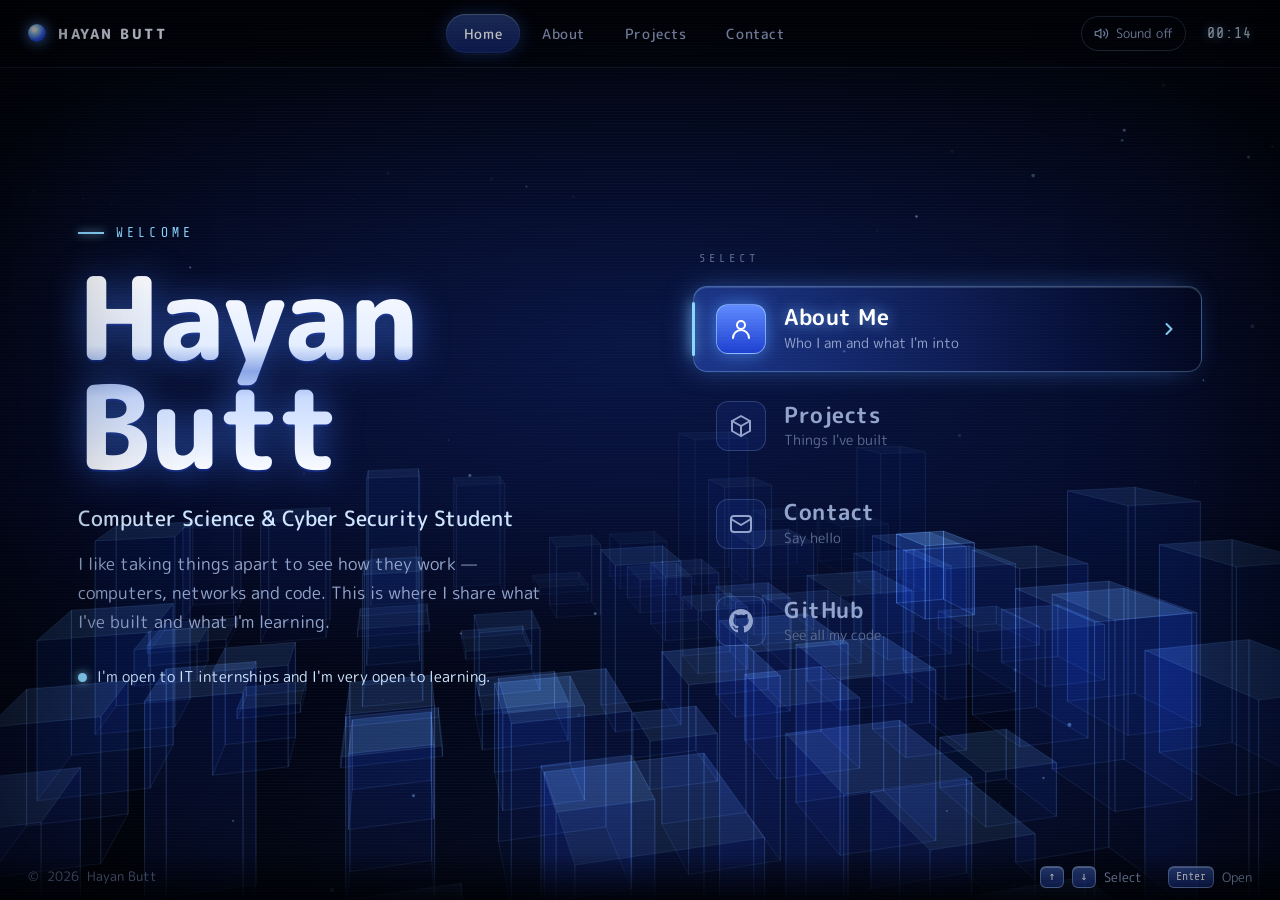
<file: index.html>
<!DOCTYPE html>
<html lang="en">
<head>
    <meta charset="UTF-8">
    <meta name="viewport" content="width=device-width, initial-scale=1.0">
    <title>Hayan Butt</title>
    <meta name="description" content="Hayan Butt — Computer Science &amp; Cyber Security student. Open to IT internships and always eager to learn.">
    <meta name="author" content="Hayan Butt">
    <meta name="theme-color" content="#01030a">
    <meta property="og:type" content="website">
    <meta property="og:title" content="Hayan Butt">
    <meta property="og:description" content="Computer Science &amp; Cyber Security student. Open to IT internships and always eager to learn.">
    <meta property="og:url" content="https://hayan-butt.github.io/hayans-website/">
    <link rel="icon" type="image/svg+xml" href="favicon.svg">
    <link rel="preconnect" href="https://fonts.googleapis.com">
    <link rel="preconnect" href="https://fonts.gstatic.com" crossorigin>
    <link href="https://fonts.googleapis.com/css2?family=M+PLUS+Rounded+1c:wght@400;500;700;800&family=Share+Tech+Mono&display=swap" rel="stylesheet">
    <link rel="stylesheet" href="css/style.css">
</head>
<body class="page-home" data-page="home">
    <a class="skip-link" href="#main">Skip to content</a>

    <!-- Startup sequence (plays once per visit) -->
    <div class="boot" id="boot" aria-hidden="true">
        <div class="boot-light"></div>
        <div class="boot-cubes" id="bootCubes"></div>
        <div class="boot-text">
            <span class="boot-name">HAYAN BUTT</span>
            <span class="boot-sub">PORTFOLIO</span>
        </div>
        <span class="boot-skip">CLICK TO SKIP</span>
    </div>

    <canvas class="bg-canvas" id="bg" aria-hidden="true"></canvas>
    <div class="fog" aria-hidden="true"></div>
    <div class="crt" aria-hidden="true"></div>

    <header class="topbar">
        <a href="index.html" class="brand"><span class="brand-orb"></span>HAYAN BUTT</a>
        <nav class="tabs" aria-label="Main">
            <a href="index.html" class="tab active" aria-current="page">Home</a>
            <a href="about.html" class="tab">About</a>
            <a href="projects.html" class="tab">Projects</a>
            <a href="contact.html" class="tab">Contact</a>
        </nav>
        <div class="top-right">
            <button class="sound-btn" id="soundBtn" aria-pressed="false" type="button">
                <svg viewBox="0 0 24 24" fill="none" stroke="currentColor" stroke-width="2" stroke-linecap="round" stroke-linejoin="round"><path d="M11 5 6 9H2v6h4l5 4V5z"/><path d="M15.5 8.5a5 5 0 0 1 0 7M19 5a10 10 0 0 1 0 14"/></svg>
                <span class="sound-label">Sound off</span>
            </button>
            <span class="clock" id="clock">--:--</span>
        </div>
    </header>

    <main class="screen" id="main">
        <section>
            <p class="eyebrow rise" style="--d:0">Welcome</p>
            <h1 class="home-title chrome rise" style="--d:1">Hayan<br>Butt</h1>
            <p class="home-role rise" style="--d:2">Computer Science &amp; Cyber Security Student</p>
            <p class="home-intro rise" style="--d:3">I like taking things apart to see how they work — computers, networks and code. This is where I share what I've built and what I'm learning.</p>
            <p class="home-note rise" style="--d:4"><span class="orb"></span>I'm open to IT internships and I'm very open to learning.</p>
        </section>

        <nav class="main-menu" data-menu aria-label="Main menu">
            <p class="menu-label rise" style="--d:2">SELECT</p>
            <a href="about.html" class="menu-item is-selected rise" style="--d:3">
                <span class="mi-icon"><svg viewBox="0 0 24 24" fill="none" stroke="currentColor" stroke-width="2" stroke-linecap="round" stroke-linejoin="round"><circle cx="12" cy="8" r="4"/><path d="M4 21a8 8 0 0 1 16 0"/></svg></span>
                <span><strong>About Me</strong><small>Who I am and what I'm into</small></span>
                <span class="mi-arrow"><svg viewBox="0 0 24 24" fill="none" stroke="currentColor" stroke-width="2.5" stroke-linecap="round" stroke-linejoin="round"><path d="m9 18 6-6-6-6"/></svg></span>
            </a>
            <a href="projects.html" class="menu-item rise" style="--d:4">
                <span class="mi-icon"><svg viewBox="0 0 24 24" fill="none" stroke="currentColor" stroke-width="2" stroke-linecap="round" stroke-linejoin="round"><path d="m12 2 9 5v10l-9 5-9-5V7z"/><path d="m3 7 9 5 9-5M12 12v10"/></svg></span>
                <span><strong>Projects</strong><small>Things I've built</small></span>
                <span class="mi-arrow"><svg viewBox="0 0 24 24" fill="none" stroke="currentColor" stroke-width="2.5" stroke-linecap="round" stroke-linejoin="round"><path d="m9 18 6-6-6-6"/></svg></span>
            </a>
            <a href="contact.html" class="menu-item rise" style="--d:5">
                <span class="mi-icon"><svg viewBox="0 0 24 24" fill="none" stroke="currentColor" stroke-width="2" stroke-linecap="round" stroke-linejoin="round"><rect x="2" y="4" width="20" height="16" rx="3"/><path d="m22 7-10 6L2 7"/></svg></span>
                <span><strong>Contact</strong><small>Say hello</small></span>
                <span class="mi-arrow"><svg viewBox="0 0 24 24" fill="none" stroke="currentColor" stroke-width="2.5" stroke-linecap="round" stroke-linejoin="round"><path d="m9 18 6-6-6-6"/></svg></span>
            </a>
            <a href="https://github.com/Hayan-Butt" target="_blank" rel="noopener noreferrer" class="menu-item rise" style="--d:6">
                <span class="mi-icon"><svg viewBox="0 0 24 24" fill="currentColor"><path d="M12 0c-6.626 0-12 5.373-12 12 0 5.302 3.438 9.8 8.207 11.387.599.111.793-.261.793-.577v-2.234c-3.338.726-4.033-1.416-4.033-1.416-.546-1.387-1.333-1.756-1.333-1.756-1.089-.745.083-.729.083-.729 1.205.084 1.839 1.237 1.839 1.237 1.07 1.834 2.807 1.304 3.492.997.107-.775.418-1.305.762-1.604-2.665-.305-5.467-1.334-5.467-5.931 0-1.311.469-2.381 1.236-3.221-.124-.303-.535-1.524.117-3.176 0 0 1.008-.322 3.301 1.23.957-.266 1.983-.399 3.003-.404 1.02.005 2.047.138 3.006.404 2.291-1.552 3.297-1.23 3.297-1.23.653 1.653.242 2.874.118 3.176.77.84 1.235 1.911 1.235 3.221 0 4.609-2.807 5.624-5.479 5.921.43.372.823 1.102.823 2.222v3.293c0 .319.192.694.801.576 4.765-1.589 8.199-6.086 8.199-11.386 0-6.627-5.373-12-12-12z"/></svg></span>
                <span><strong>GitHub</strong><small>See all my code</small></span>
                <span class="mi-arrow"><svg viewBox="0 0 24 24" fill="none" stroke="currentColor" stroke-width="2.5" stroke-linecap="round" stroke-linejoin="round"><path d="M7 17 17 7M8 7h9v9"/></svg></span>
            </a>
        </nav>
    </main>

    <footer class="hintbar">
        <span class="credit">© <span class="year">2026</span> Hayan Butt</span>
        <span><kbd>↑</kbd><kbd>↓</kbd> Select</span>
        <span><kbd>Enter</kbd> Open</span>
    </footer>

    <div class="toast" id="toast" role="status" aria-live="polite"></div>
    <div class="fade" id="fade" aria-hidden="true"></div>

    <script src="js/main.js"></script>
</body>
</html>
</file>
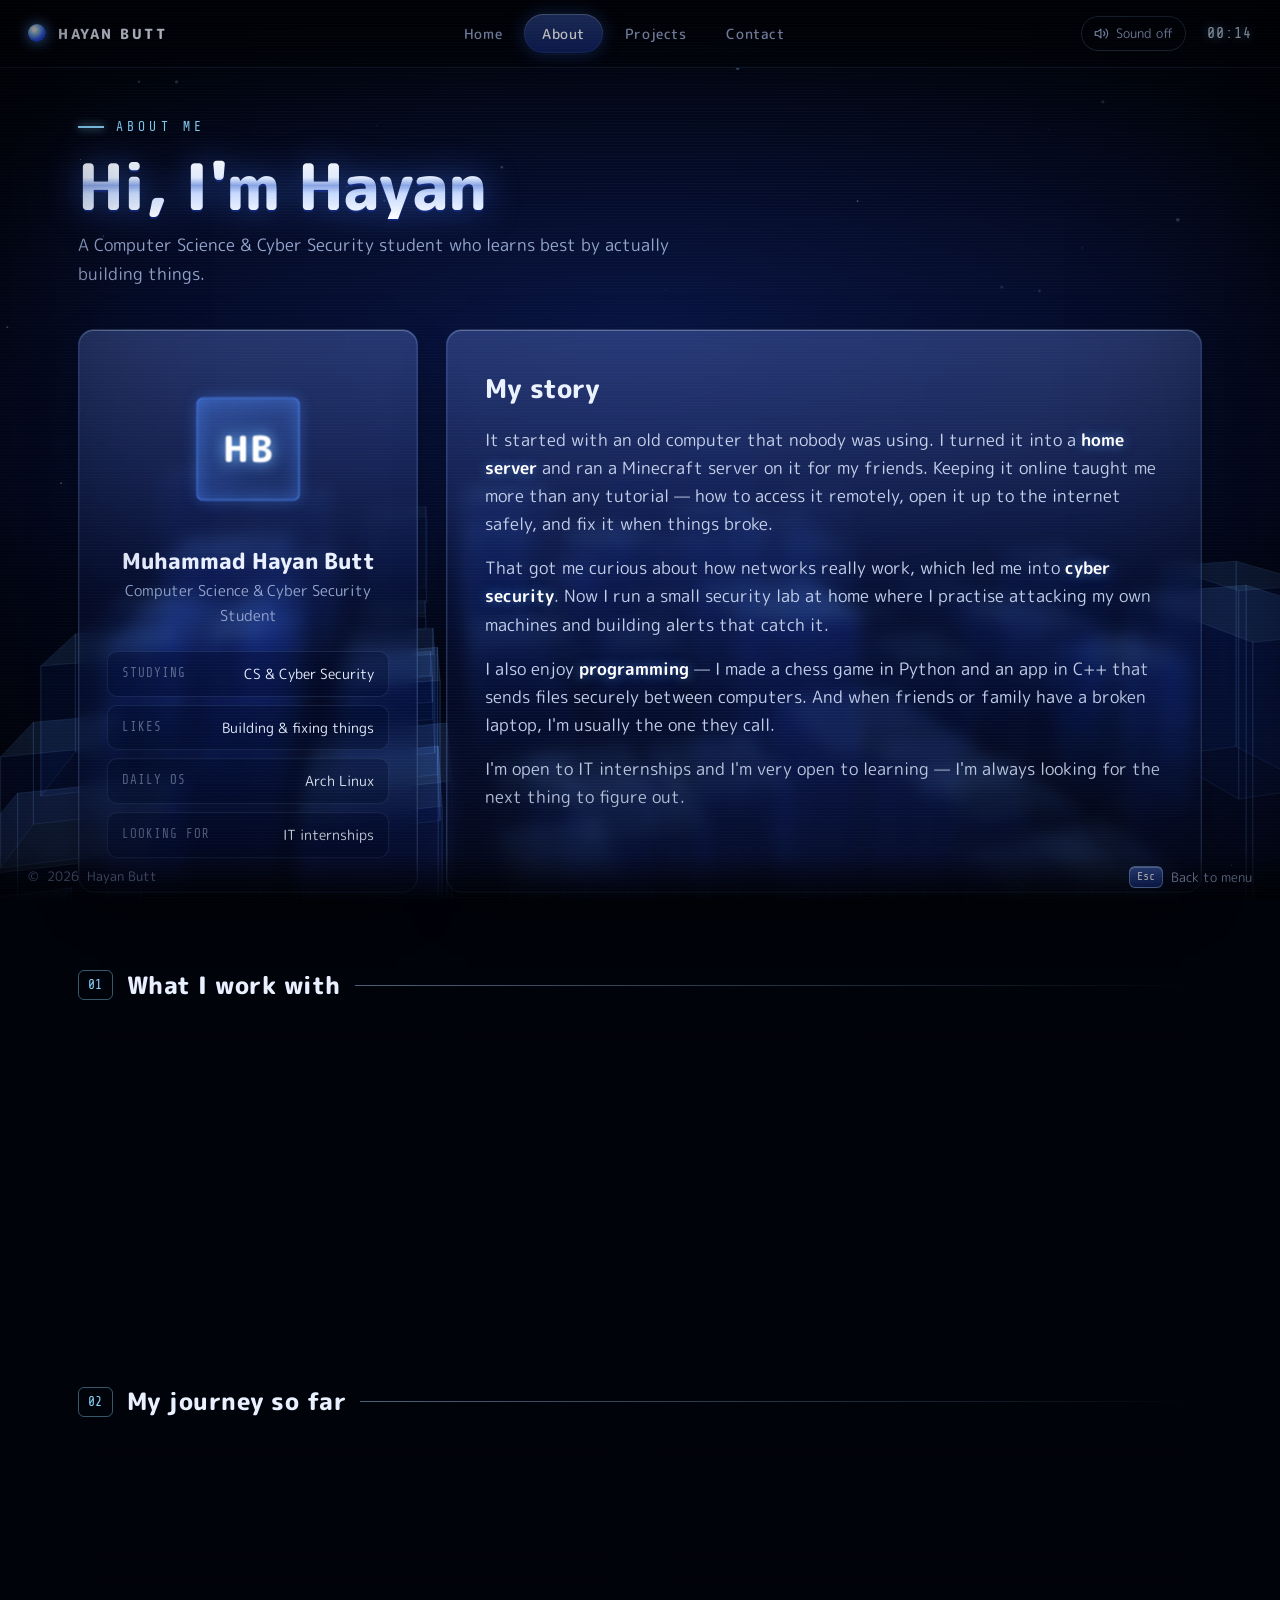
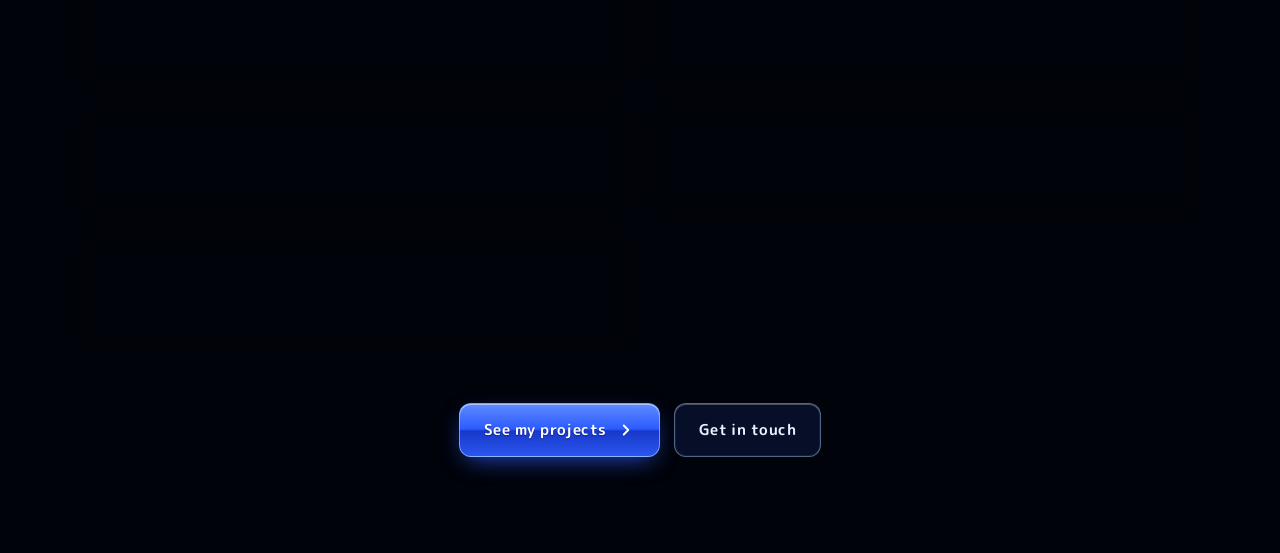
<file: about.html>
<!DOCTYPE html>
<html lang="en">
<head>
    <meta charset="UTF-8">
    <meta name="viewport" content="width=device-width, initial-scale=1.0">
    <title>About | Hayan Butt</title>
    <meta name="description" content="About Hayan Butt — Computer Science &amp; Cyber Security student who learns by building things.">
    <meta name="author" content="Hayan Butt">
    <meta name="theme-color" content="#01030a">
    <link rel="icon" type="image/svg+xml" href="favicon.svg">
    <link rel="preconnect" href="https://fonts.googleapis.com">
    <link rel="preconnect" href="https://fonts.gstatic.com" crossorigin>
    <link href="https://fonts.googleapis.com/css2?family=M+PLUS+Rounded+1c:wght@400;500;700;800&family=Share+Tech+Mono&display=swap" rel="stylesheet">
    <link rel="stylesheet" href="css/style.css">
</head>
<body class="page-about" data-page="about">
    <a class="skip-link" href="#main">Skip to content</a>
    <canvas class="bg-canvas" id="bg" aria-hidden="true"></canvas>
    <div class="fog" aria-hidden="true"></div>
    <div class="crt" aria-hidden="true"></div>

    <header class="topbar">
        <a href="index.html" class="brand"><span class="brand-orb"></span>HAYAN BUTT</a>
        <nav class="tabs" aria-label="Main">
            <a href="index.html" class="tab">Home</a>
            <a href="about.html" class="tab active" aria-current="page">About</a>
            <a href="projects.html" class="tab">Projects</a>
            <a href="contact.html" class="tab">Contact</a>
        </nav>
        <div class="top-right">
            <button class="sound-btn" id="soundBtn" aria-pressed="false" type="button">
                <svg viewBox="0 0 24 24" fill="none" stroke="currentColor" stroke-width="2" stroke-linecap="round" stroke-linejoin="round"><path d="M11 5 6 9H2v6h4l5 4V5z"/><path d="M15.5 8.5a5 5 0 0 1 0 7M19 5a10 10 0 0 1 0 14"/></svg>
                <span class="sound-label">Sound off</span>
            </button>
            <span class="clock" id="clock">--:--</span>
        </div>
    </header>

    <main class="screen" id="main">
        <div class="page-head">
            <p class="eyebrow rise" style="--d:0">About me</p>
            <h1 class="page-title chrome rise" style="--d:1">Hi, I'm Hayan</h1>
            <p class="page-sub rise" style="--d:2">A Computer Science &amp; Cyber Security student who learns best by actually building things.</p>
        </div>

        <div class="about-top">
            <aside class="panel profile rise" style="--d:3">
                <div class="cube-stage">
                    <div class="cube">
                        <div class="face f1"><span>HB</span></div>
                        <div class="face f2"><span>HB</span></div>
                        <div class="face f3"><span>HB</span></div>
                        <div class="face f4"><span>HB</span></div>
                        <div class="face f5"></div>
                        <div class="face f6"></div>
                    </div>
                </div>
                <h2>Muhammad Hayan Butt</h2>
                <p class="role">Computer Science &amp; Cyber Security Student</p>
                <ul class="facts">
                    <li><span>Studying</span><span>CS &amp; Cyber Security</span></li>
                    <li><span>Likes</span><span>Building &amp; fixing things</span></li>
                    <li><span>Daily OS</span><span>Arch Linux</span></li>
                    <li><span>Looking for</span><span>IT internships</span></li>
                </ul>
            </aside>

            <article class="panel story rise" style="--d:4">
                <h2>My story</h2>
                <p>It started with an old computer that nobody was using. I turned it into a <span class="hl">home server</span> and ran a Minecraft server on it for my friends. Keeping it online taught me more than any tutorial — how to access it remotely, open it up to the internet safely, and fix it when things broke.</p>
                <p>That got me curious about how networks really work, which led me into <span class="hl">cyber security</span>. Now I run a small security lab at home where I practise attacking my own machines and building alerts that catch it.</p>
                <p>I also enjoy <span class="hl">programming</span> — I made a chess game in Python and an app in C++ that sends files securely between computers. And when friends or family have a broken laptop, I'm usually the one they call.</p>
                <p>I'm open to IT internships and I'm very open to learning — I'm always looking for the next thing to figure out.</p>
            </article>
        </div>

        <section class="section">
            <h2 class="section-title"><span class="num">01</span>What I work with</h2>
            <div class="skill-groups">
                <div class="panel skill-group">
                    <h3><span class="gi"><svg viewBox="0 0 24 24" fill="none" stroke="currentColor" stroke-width="2" stroke-linecap="round" stroke-linejoin="round"><path d="M12 22s8-4 8-10V5l-8-3-8 3v7c0 6 8 10 8 10z"/></svg></span>Security</h3>
                    <ul class="chips">
                        <li>Wazuh</li><li>Kali Linux</li><li>Nmap</li><li>Wireshark</li><li>Firewalls</li><li>Encryption</li><li>MITRE ATT&amp;CK</li>
                    </ul>
                </div>
                <div class="panel skill-group">
                    <h3><span class="gi"><svg viewBox="0 0 24 24" fill="none" stroke="currentColor" stroke-width="2" stroke-linecap="round"><rect x="2" y="3" width="20" height="8" rx="2"/><rect x="2" y="13" width="20" height="8" rx="2"/><path d="M6 7h.01M6 17h.01"/></svg></span>Systems</h3>
                    <ul class="chips">
                        <li>Linux</li><li>Ubuntu Server</li><li>Arch + Hyprland</li><li>Proxmox</li><li>Networking</li><li>SSH</li><li>Hardware repair</li><li class="learning">Arduino &amp; ESP32</li>
                    </ul>
                </div>
                <div class="panel skill-group">
                    <h3><span class="gi"><svg viewBox="0 0 24 24" fill="none" stroke="currentColor" stroke-width="2" stroke-linecap="round" stroke-linejoin="round"><path d="m16 18 6-6-6-6M8 6l-6 6 6 6"/></svg></span>Coding</h3>
                    <ul class="chips">
                        <li>Python</li><li>C++</li><li>C</li><li>Java</li><li>HTML &amp; CSS</li><li>JavaScript</li><li>Bash</li><li class="learning">Assembly</li>
                    </ul>
                    <p class="chips-note">Dashed = still learning</p>
                </div>
            </div>
        </section>

        <section class="section">
            <h2 class="section-title"><span class="num">02</span>My journey so far</h2>
            <ol class="slots">
                <li class="panel slot"><span class="slot-no"><small>SLOT</small>01</span><div><h3>My first server</h3><p>Turned an old PC into an Ubuntu server and hosted Minecraft for friends.</p></div></li>
                <li class="panel slot"><span class="slot-no"><small>SLOT</small>02</span><div><h3>Looking at network traffic</h3><p>Used Wireshark to see what's really travelling across a network.</p></div></li>
                <li class="panel slot"><span class="slot-no"><small>SLOT</small>03</span><div><h3>Learning Python with a game</h3><p>Built a full chess game with a computer opponent in about two months.</p></div></li>
                <li class="panel slot"><span class="slot-no"><small>SLOT</small>04</span><div><h3>Encryption in C++</h3><p>Made an app that locks files with encryption before sending them.</p></div></li>
                <li class="panel slot"><span class="slot-no"><small>SLOT</small>05</span><div><h3>Switching to Arch Linux</h3><p>Built my own desktop setup and a script that rebuilds it automatically.</p></div></li>
                <li class="panel slot"><span class="slot-no"><small>SLOT</small>06</span><div><h3>A security lab at home</h3><p>Set up Wazuh to catch attacks I launch against my own machines.</p></div></li>
                <li class="panel slot now"><span class="slot-no"><small>NOW</small>07</span><div><h3>What's next</h3><p>Adding more detections to my lab, learning C++ and Assembly, and looking for an IT internship.</p></div></li>
            </ol>
        </section>

        <div class="cta-row">
            <a href="projects.html" class="btn btn-primary">See my projects
                <svg viewBox="0 0 24 24" fill="none" stroke="currentColor" stroke-width="2.5" stroke-linecap="round" stroke-linejoin="round"><path d="m9 18 6-6-6-6"/></svg></a>
            <a href="contact.html" class="btn btn-glass">Get in touch</a>
        </div>
    </main>

    <footer class="hintbar">
        <span class="credit">© <span class="year">2026</span> Hayan Butt</span>
        <span><kbd>Esc</kbd> Back to menu</span>
    </footer>

    <div class="toast" id="toast" role="status" aria-live="polite"></div>
    <div class="fade" id="fade" aria-hidden="true"></div>
    <script src="js/main.js"></script>
</body>
</html>
</file>
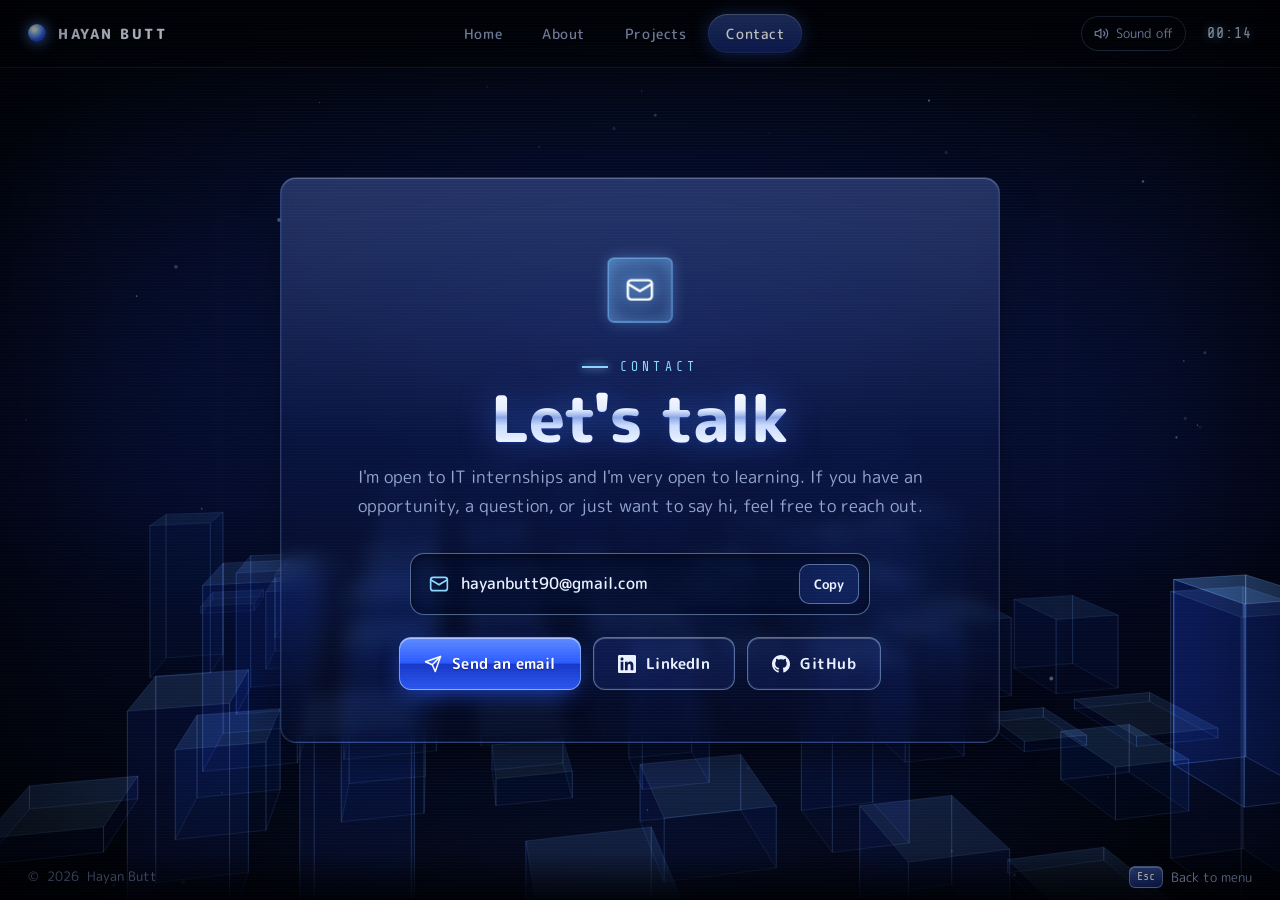
<file: contact.html>
<!DOCTYPE html>
<html lang="en">
<head>
    <meta charset="UTF-8">
    <meta name="viewport" content="width=device-width, initial-scale=1.0">
    <title>Contact | Hayan Butt</title>
    <meta name="description" content="Get in touch with Hayan Butt — open to IT internships and very open to learning.">
    <meta name="author" content="Hayan Butt">
    <meta name="theme-color" content="#01030a">
    <link rel="icon" type="image/svg+xml" href="favicon.svg">
    <link rel="preconnect" href="https://fonts.googleapis.com">
    <link rel="preconnect" href="https://fonts.gstatic.com" crossorigin>
    <link href="https://fonts.googleapis.com/css2?family=M+PLUS+Rounded+1c:wght@400;500;700;800&family=Share+Tech+Mono&display=swap" rel="stylesheet">
    <link rel="stylesheet" href="css/style.css">
</head>
<body class="page-contact" data-page="contact">
    <a class="skip-link" href="#main">Skip to content</a>
    <canvas class="bg-canvas" id="bg" aria-hidden="true"></canvas>
    <div class="fog" aria-hidden="true"></div>
    <div class="crt" aria-hidden="true"></div>

    <header class="topbar">
        <a href="index.html" class="brand"><span class="brand-orb"></span>HAYAN BUTT</a>
        <nav class="tabs" aria-label="Main">
            <a href="index.html" class="tab">Home</a>
            <a href="about.html" class="tab">About</a>
            <a href="projects.html" class="tab">Projects</a>
            <a href="contact.html" class="tab active" aria-current="page">Contact</a>
        </nav>
        <div class="top-right">
            <button class="sound-btn" id="soundBtn" aria-pressed="false" type="button">
                <svg viewBox="0 0 24 24" fill="none" stroke="currentColor" stroke-width="2" stroke-linecap="round" stroke-linejoin="round"><path d="M11 5 6 9H2v6h4l5 4V5z"/><path d="M15.5 8.5a5 5 0 0 1 0 7M19 5a10 10 0 0 1 0 14"/></svg>
                <span class="sound-label">Sound off</span>
            </button>
            <span class="clock" id="clock">--:--</span>
        </div>
    </header>

    <main class="screen" id="main">
        <section class="panel contact-card rise" style="--d:0">
            <div class="cube-stage">
                <div class="cube" style="--c: 120, 190, 255">
                    <div class="face f1"><svg viewBox="0 0 24 24" fill="none" stroke="currentColor" stroke-width="2" stroke-linecap="round" stroke-linejoin="round"><rect x="2" y="4" width="20" height="16" rx="3"/><path d="m22 7-10 6L2 7"/></svg></div>
                    <div class="face f2"><svg viewBox="0 0 24 24" fill="none" stroke="currentColor" stroke-width="2" stroke-linecap="round" stroke-linejoin="round"><rect x="2" y="4" width="20" height="16" rx="3"/><path d="m22 7-10 6L2 7"/></svg></div>
                    <div class="face f3"><svg viewBox="0 0 24 24" fill="none" stroke="currentColor" stroke-width="2" stroke-linecap="round" stroke-linejoin="round"><rect x="2" y="4" width="20" height="16" rx="3"/><path d="m22 7-10 6L2 7"/></svg></div>
                    <div class="face f4"><svg viewBox="0 0 24 24" fill="none" stroke="currentColor" stroke-width="2" stroke-linecap="round" stroke-linejoin="round"><rect x="2" y="4" width="20" height="16" rx="3"/><path d="m22 7-10 6L2 7"/></svg></div>
                    <div class="face f5"></div>
                    <div class="face f6"></div>
                </div>
            </div>
            <p class="eyebrow" style="justify-content:center">Contact</p>
            <h1 class="page-title chrome">Let's talk</h1>
            <p class="page-sub">I'm open to IT internships and I'm very open to learning. If you have an opportunity, a question, or just want to say hi, feel free to reach out.</p>

            <div class="mail-box">
                <svg viewBox="0 0 24 24" fill="none" stroke="currentColor" stroke-width="2" stroke-linecap="round" stroke-linejoin="round"><rect x="2" y="4" width="20" height="16" rx="3"/><path d="m22 7-10 6L2 7"/></svg>
                <a href="mailto:hayanbutt90@gmail.com">hayanbutt90@gmail.com</a>
                <button type="button" class="copy-btn" data-copy="hayanbutt90@gmail.com">Copy</button>
            </div>

            <div class="contact-links">
                <a href="mailto:hayanbutt90@gmail.com" class="btn btn-primary">
                    <svg viewBox="0 0 24 24" fill="none" stroke="currentColor" stroke-width="2" stroke-linecap="round" stroke-linejoin="round"><path d="m22 2-7 20-4-9-9-4z"/><path d="M22 2 11 13"/></svg>
                    Send an email
                </a>
                <a href="https://www.linkedin.com/in/hayan-butt-582226296/" target="_blank" rel="noopener noreferrer" class="btn btn-glass">
                    <svg viewBox="0 0 24 24" fill="currentColor"><path d="M20.447 20.452h-3.554v-5.569c0-1.328-.027-3.037-1.852-3.037-1.853 0-2.136 1.445-2.136 2.939v5.667H9.351V9h3.414v1.561h.046c.477-.9 1.637-1.85 3.37-1.85 3.601 0 4.267 2.37 4.267 5.455v6.286zM5.337 7.433c-1.144 0-2.063-.926-2.063-2.065 0-1.138.92-2.063 2.063-2.063 1.14 0 2.064.925 2.064 2.063 0 1.139-.925 2.065-2.064 2.065zm1.782 13.019H3.555V9h3.564v11.452zM22.225 0H1.771C.792 0 0 .774 0 1.729v20.542C0 23.227.792 24 1.771 24h20.451C23.2 24 24 23.227 24 22.271V1.729C24 .774 23.2 0 22.222 0h.003z"/></svg>
                    LinkedIn
                </a>
                <a href="https://github.com/Hayan-Butt" target="_blank" rel="noopener noreferrer" class="btn btn-glass">
                    <svg viewBox="0 0 24 24" fill="currentColor"><path d="M12 0c-6.626 0-12 5.373-12 12 0 5.302 3.438 9.8 8.207 11.387.599.111.793-.261.793-.577v-2.234c-3.338.726-4.033-1.416-4.033-1.416-.546-1.387-1.333-1.756-1.333-1.756-1.089-.745.083-.729.083-.729 1.205.084 1.839 1.237 1.839 1.237 1.07 1.834 2.807 1.304 3.492.997.107-.775.418-1.305.762-1.604-2.665-.305-5.467-1.334-5.467-5.931 0-1.311.469-2.381 1.236-3.221-.124-.303-.535-1.524.117-3.176 0 0 1.008-.322 3.301 1.23.957-.266 1.983-.399 3.003-.404 1.02.005 2.047.138 3.006.404 2.291-1.552 3.297-1.23 3.297-1.23.653 1.653.242 2.874.118 3.176.77.84 1.235 1.911 1.235 3.221 0 4.609-2.807 5.624-5.479 5.921.43.372.823 1.102.823 2.222v3.293c0 .319.192.694.801.576 4.765-1.589 8.199-6.086 8.199-11.386 0-6.627-5.373-12-12-12z"/></svg>
                    GitHub
                </a>
            </div>
        </section>
    </main>

    <footer class="hintbar">
        <span class="credit">© <span class="year">2026</span> Hayan Butt</span>
        <span><kbd>Esc</kbd> Back to menu</span>
    </footer>

    <div class="toast" id="toast" role="status" aria-live="polite"></div>
    <div class="fade" id="fade" aria-hidden="true"></div>
    <script src="js/main.js"></script>
</body>
</html>
</file>
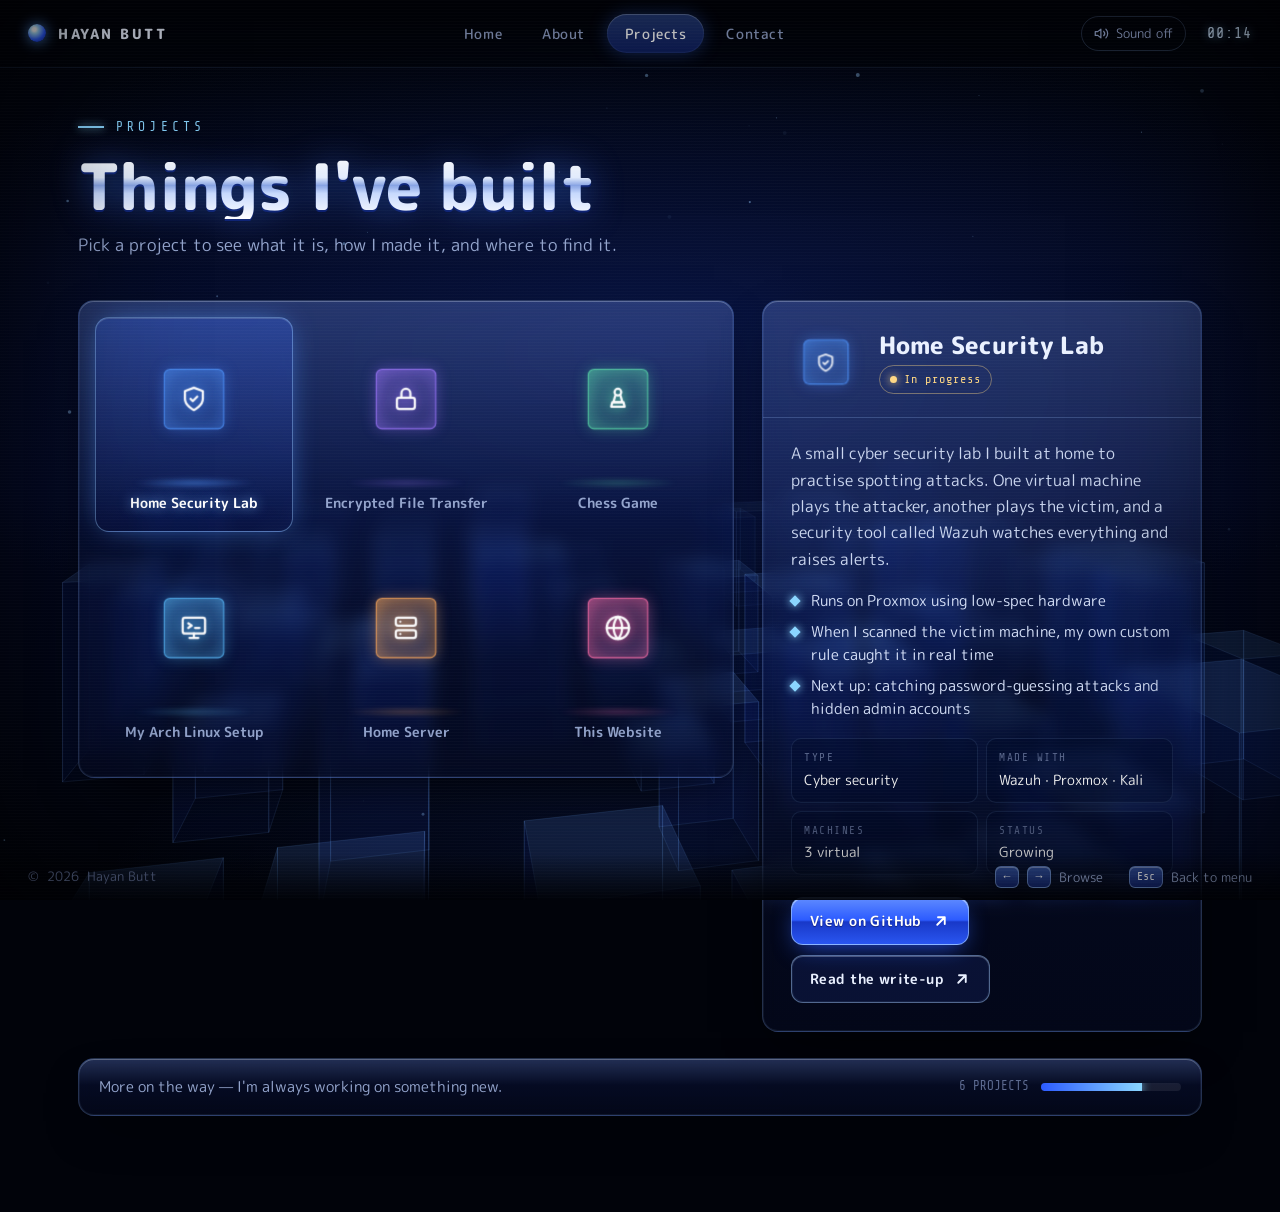
<file: projects.html>
<!DOCTYPE html>
<html lang="en">
<head>
    <meta charset="UTF-8">
    <meta name="viewport" content="width=device-width, initial-scale=1.0">
    <title>Projects | Hayan Butt</title>
    <meta name="description" content="Projects by Hayan Butt — a home security lab, an encrypted file transfer app, a chess game, a home server and more.">
    <meta name="author" content="Hayan Butt">
    <meta name="theme-color" content="#01030a">
    <link rel="icon" type="image/svg+xml" href="favicon.svg">
    <link rel="preconnect" href="https://fonts.googleapis.com">
    <link rel="preconnect" href="https://fonts.gstatic.com" crossorigin>
    <link href="https://fonts.googleapis.com/css2?family=M+PLUS+Rounded+1c:wght@400;500;700;800&family=Share+Tech+Mono&display=swap" rel="stylesheet">
    <link rel="stylesheet" href="css/style.css">
</head>
<body class="page-projects" data-page="projects">
    <a class="skip-link" href="#main">Skip to content</a>
    <canvas class="bg-canvas" id="bg" aria-hidden="true"></canvas>
    <div class="fog" aria-hidden="true"></div>
    <div class="crt" aria-hidden="true"></div>

    <header class="topbar">
        <a href="index.html" class="brand"><span class="brand-orb"></span>HAYAN BUTT</a>
        <nav class="tabs" aria-label="Main">
            <a href="index.html" class="tab">Home</a>
            <a href="about.html" class="tab">About</a>
            <a href="projects.html" class="tab active" aria-current="page">Projects</a>
            <a href="contact.html" class="tab">Contact</a>
        </nav>
        <div class="top-right">
            <button class="sound-btn" id="soundBtn" aria-pressed="false" type="button">
                <svg viewBox="0 0 24 24" fill="none" stroke="currentColor" stroke-width="2" stroke-linecap="round" stroke-linejoin="round"><path d="M11 5 6 9H2v6h4l5 4V5z"/><path d="M15.5 8.5a5 5 0 0 1 0 7M19 5a10 10 0 0 1 0 14"/></svg>
                <span class="sound-label">Sound off</span>
            </button>
            <span class="clock" id="clock">--:--</span>
        </div>
    </header>

    <main class="screen" id="main">
        <div class="page-head">
            <p class="eyebrow rise" style="--d:0">Projects</p>
            <h1 class="page-title chrome rise" style="--d:1">Things I've built</h1>
            <p class="page-sub rise" style="--d:2">Pick a project to see what it is, how I made it, and where to find it.</p>
        </div>

        <div class="mc">
            <div class="panel rise" style="--d:3; padding:16px">
                <div class="mc-grid" id="mcGrid" role="listbox" aria-label="Projects"></div>
            </div>
            <article class="panel mc-detail rise" style="--d:4" id="mcDetail" aria-live="polite"></article>
        </div>

        <div class="panel mc-footer rise" style="--d:5">
            <p>More on the way — I'm always working on something new.</p>
            <div class="capacity"><span id="capText">6 PROJECTS</span><span class="capacity-bar"><span id="capBar"></span></span></div>
        </div>

        <noscript>
            <ul style="margin-top:24px;line-height:2">
                <li><a href="https://github.com/Hayan-Butt/wazuh-siem-homelab">Home Security Lab (Wazuh)</a></li>
                <li><a href="https://github.com/Hayan-Butt/Encrypted-File-Transfer-cpp">Encrypted File Transfer</a></li>
                <li><a href="https://github.com/Hayan-Butt/Chess-Game-using-Phyton">Chess Game</a></li>
                <li><a href="https://github.com/Hayan-Butt/arch-hyprland-dotfiles">Arch Linux Setup</a></li>
                <li><a href="https://github.com/Hayan-Butt/hayans-website">This Website</a></li>
            </ul>
        </noscript>
    </main>

    <footer class="hintbar">
        <span class="credit">© <span class="year">2026</span> Hayan Butt</span>
        <span><kbd>←</kbd><kbd>→</kbd> Browse</span>
        <span><kbd>Esc</kbd> Back to menu</span>
    </footer>

    <div class="toast" id="toast" role="status" aria-live="polite"></div>
    <div class="fade" id="fade" aria-hidden="true"></div>
    <script src="js/projects.js"></script>
    <script src="js/main.js"></script>
</body>
</html>
</file>
<file: css/style.css>
/* =========================================================
   Hayan Butt — Personal Website
   Late-90s / early-2000s console menu aesthetic
   ========================================================= */

:root {
    --bg: #01030a;
    --bg-2: #040a1f;
    --blue: #2c5bff;
    --blue-2: #1838c8;
    --cyan: #8ad6ff;
    --ice: #cfe6ff;
    --violet: #8a7dff;
    --text: #e9f0ff;
    --muted: #93a4cc;
    --dim: #5d6b91;
    --line: rgba(150, 190, 255, .22);
    --line-strong: rgba(170, 210, 255, .45);
    --panel: linear-gradient(180deg, rgba(52, 92, 210, .30) 0%, rgba(14, 28, 82, .34) 48%, rgba(6, 12, 40, .5) 100%);
    --panel-hi: inset 0 1px 0 rgba(255, 255, 255, .22), inset 0 0 0 1px rgba(160, 200, 255, .08);
    --glow: 0 0 24px rgba(70, 140, 255, .45);
    --radius: 16px;
    --font: "M PLUS Rounded 1c", "Nunito", system-ui, sans-serif;
    --mono: "Share Tech Mono", ui-monospace, monospace;
    --ease: cubic-bezier(.22, .8, .24, 1);
    --top-h: 68px;
}

*, *::before, *::after { box-sizing: border-box; margin: 0; padding: 0; }
html { scroll-behavior: smooth; }
body {
    min-height: 100vh;
    min-height: 100svh;
    font-family: var(--font);
    background: var(--bg);
    color: var(--text);
    line-height: 1.7;
    -webkit-font-smoothing: antialiased;
    overflow-x: hidden;
    display: flex;
    flex-direction: column;
}
a { color: inherit; text-decoration: none; }
button { font: inherit; color: inherit; background: none; border: 0; cursor: pointer; }
ul, ol { list-style: none; }
svg { display: block; }
strong { font-weight: 700; color: #fff; }
::selection { background: rgba(80, 140, 255, .45); color: #fff; }
:focus-visible { outline: 2px solid var(--cyan); outline-offset: 3px; border-radius: 8px; }

.skip-link { position: fixed; left: 16px; top: -60px; z-index: 300; padding: 10px 16px; border-radius: 10px; background: var(--blue); color: #fff; font-weight: 700; transition: top .2s; }
.skip-link:focus { top: 12px; }

/* ---------- Atmosphere ---------- */
.bg-canvas { position: fixed; inset: 0; width: 100%; height: 100%; z-index: -3; }
.fog {
    position: fixed; inset: 0; z-index: -4; pointer-events: none;
    background:
        radial-gradient(90vw 55vh at 50% 38%, rgba(30, 70, 220, .22), transparent 70%),
        radial-gradient(60vw 40vh at 50% 100%, rgba(40, 90, 255, .14), transparent 70%),
        linear-gradient(180deg, #01030a 0%, #030820 55%, #01030a 100%);
}
.crt {
    position: fixed; inset: 0; z-index: 250; pointer-events: none;
    background: repeating-linear-gradient(180deg, rgba(255, 255, 255, .018) 0 1px, transparent 1px 3px);
    box-shadow: inset 0 0 180px rgba(0, 0, 0, .75);
}

/* Page fade (enter + leave) */
.fade { position: fixed; inset: 0; background: #000; z-index: 240; pointer-events: none; animation: fadeOut .7s var(--ease) both; }
.fade.leaving { animation: fadeIn .35s ease both; }
@keyframes fadeOut { from { opacity: 1; } to { opacity: 0; } }
@keyframes fadeIn { from { opacity: 0; } to { opacity: 1; } }

/* ---------- Top bar ---------- */
.topbar {
    position: sticky; top: 0; z-index: 100; height: var(--top-h);
    display: flex; align-items: center; gap: 20px; padding: 0 28px;
    background: linear-gradient(180deg, rgba(1, 3, 10, .9), rgba(1, 3, 10, .55));
    backdrop-filter: blur(10px); -webkit-backdrop-filter: blur(10px);
    border-bottom: 1px solid rgba(120, 170, 255, .12);
}
.brand { display: flex; align-items: center; gap: 12px; font-weight: 800; letter-spacing: .18em; font-size: 14px; white-space: nowrap; }
.brand-orb {
    width: 18px; height: 18px; border-radius: 50%;
    background: radial-gradient(circle at 35% 30%, #fff 0 10%, #9fd8ff 25%, #2c5bff 60%, #0a1a6e 100%);
    box-shadow: 0 0 14px rgba(90, 160, 255, .9);
    animation: orb 3s ease-in-out infinite;
}
@keyframes orb { 50% { box-shadow: 0 0 22px rgba(120, 190, 255, 1); transform: scale(1.08); } }

.tabs { display: flex; gap: 4px; margin: 0 auto; }
.tab {
    position: relative; padding: 8px 18px; border-radius: 999px; font-size: 14px; font-weight: 500; color: var(--muted);
    letter-spacing: .04em; transition: color .25s, background .25s;
}
.tab:hover { color: #fff; background: rgba(90, 140, 255, .12); }
.tab.active { color: #fff; background: linear-gradient(180deg, rgba(80, 130, 255, .45), rgba(30, 60, 190, .45)); box-shadow: var(--panel-hi), 0 0 18px rgba(60, 120, 255, .35); }

.top-right { display: flex; align-items: center; gap: 14px; }
.sound-btn {
    display: inline-flex; align-items: center; gap: 7px; padding: 6px 12px; border-radius: 999px; font-size: 12.5px; color: var(--muted);
    border: 1px solid var(--line); transition: all .25s;
}
.sound-btn svg { width: 15px; height: 15px; }
.sound-btn:hover { color: #fff; border-color: var(--line-strong); }
.sound-btn[aria-pressed="true"] { color: var(--cyan); border-color: rgba(138, 214, 255, .5); }
.clock { font-family: var(--mono); font-size: 15px; color: var(--ice); letter-spacing: .06em; min-width: 52px; text-align: right; text-shadow: 0 0 10px rgba(140, 200, 255, .6); }

/* ---------- Layout ---------- */
.screen { flex: 1; width: 100%; max-width: 1180px; margin: 0 auto; padding: 48px 28px 96px; }
.page-head { margin-bottom: 40px; }
.eyebrow { font-family: var(--mono); font-size: 13px; letter-spacing: .32em; text-transform: uppercase; color: var(--cyan); display: flex; align-items: center; gap: 12px; }
.eyebrow::before { content: ""; width: 26px; height: 2px; background: var(--cyan); box-shadow: 0 0 8px var(--cyan); }
.page-title { font-size: clamp(38px, 6vw, 64px); font-weight: 800; line-height: 1.05; margin: 14px 0 12px; letter-spacing: -.01em; }
.page-sub { color: var(--muted); font-size: 17px; max-width: 620px; }

.chrome {
    background: linear-gradient(180deg, #ffffff 0%, #e4eeff 38%, #8aa6e6 50%, #c9dbff 62%, #ffffff 100%);
    -webkit-background-clip: text; background-clip: text; color: transparent;
    filter: drop-shadow(0 0 18px rgba(80, 140, 255, .45)) drop-shadow(0 2px 0 rgba(10, 30, 120, .8));
}

/* Glass panel */
.panel {
    position: relative; border-radius: var(--radius); background: var(--panel); border: 1px solid var(--line);
    box-shadow: var(--panel-hi), 0 20px 50px -20px rgba(0, 0, 0, .8);
    backdrop-filter: blur(8px); -webkit-backdrop-filter: blur(8px);
    overflow: hidden;
}
.panel::before {
    content: ""; position: absolute; left: 0; right: 0; top: 0; height: 46%; pointer-events: none;
    background: linear-gradient(180deg, rgba(255, 255, 255, .08), rgba(255, 255, 255, 0));
}

.section { margin-top: 72px; }
.section-title { display: flex; align-items: center; gap: 14px; font-size: 24px; font-weight: 800; margin-bottom: 22px; letter-spacing: .02em; }
.section-title .num { font-family: var(--mono); font-size: 13px; font-weight: 400; color: var(--cyan); padding: 3px 9px; border-radius: 6px; border: 1px solid rgba(138, 214, 255, .4); }
.section-title::after { content: ""; flex: 1; height: 1px; background: linear-gradient(90deg, var(--line-strong), transparent); }

/* Buttons */
.btn {
    display: inline-flex; align-items: center; justify-content: center; gap: 10px; padding: 13px 24px; border-radius: 12px;
    font-weight: 700; font-size: 15px; letter-spacing: .03em; position: relative; overflow: hidden;
    transition: transform .25s var(--ease), box-shadow .25s, border-color .25s;
}
.btn svg { width: 18px; height: 18px; }
.btn-primary {
    color: #fff; border: 1px solid rgba(170, 210, 255, .6);
    background: linear-gradient(180deg, #5f8bff 0%, #2c5bff 48%, #1838c8 52%, #2a56f0 100%);
    box-shadow: inset 0 1px 0 rgba(255, 255, 255, .5), 0 8px 24px -8px rgba(44, 91, 255, .9);
    text-shadow: 0 1px 1px rgba(0, 0, 40, .5);
}
.btn-primary:hover { transform: translateY(-2px); box-shadow: inset 0 1px 0 rgba(255, 255, 255, .5), 0 12px 30px -8px rgba(80, 140, 255, 1); }
.btn-glass { border: 1px solid var(--line-strong); background: rgba(40, 70, 170, .18); box-shadow: var(--panel-hi); }
.btn-glass:hover { transform: translateY(-2px); border-color: var(--cyan); box-shadow: var(--panel-hi), var(--glow); }

/* Bottom hint bar */
.hintbar {
    position: fixed; left: 0; right: 0; bottom: 0; z-index: 90; height: 46px;
    display: flex; align-items: center; justify-content: flex-end; gap: 26px; padding: 0 28px;
    background: linear-gradient(0deg, rgba(1, 3, 10, .92), rgba(1, 3, 10, 0));
    font-size: 13px; color: var(--muted);
}
.hintbar span { display: inline-flex; align-items: center; gap: 8px; }
.hintbar .credit { margin-right: auto; color: var(--dim); font-size: 12.5px; }
kbd {
    font-family: var(--mono); font-size: 11.5px; min-width: 24px; height: 22px; padding: 0 7px; display: inline-grid; place-items: center;
    border-radius: 6px; color: #fff; border: 1px solid var(--line-strong);
    background: linear-gradient(180deg, rgba(90, 140, 255, .5), rgba(30, 60, 180, .5));
    box-shadow: inset 0 1px 0 rgba(255, 255, 255, .3);
}

/* =========================================================
   Boot sequence
   ========================================================= */
.boot { position: fixed; inset: 0; z-index: 400; background: #000; display: none; place-items: center; overflow: hidden; cursor: pointer; }
.boot.run { display: grid; animation: bootOut .8s ease 3.6s forwards; }
.boot-light {
    position: absolute; width: 140vmax; height: 140vmax; border-radius: 50%;
    background: radial-gradient(circle, rgba(120, 180, 255, .55) 0%, rgba(40, 90, 255, .25) 18%, rgba(10, 30, 120, .12) 38%, transparent 60%);
    transform: scale(0); animation: bootLight 2.4s var(--ease) .2s forwards;
}
.boot-cubes { position: absolute; inset: 0; }
.boot-cubes i {
    position: absolute; width: 10px; height: 10px; border: 1px solid rgba(160, 210, 255, .9); background: rgba(80, 140, 255, .3);
    box-shadow: 0 0 12px rgba(100, 170, 255, .9); opacity: 0;
    animation: bootDrift 2.2s var(--ease) forwards;
}
.boot-text { position: relative; text-align: center; }
.boot-name {
    display: block; font-size: clamp(30px, 6vw, 64px); font-weight: 800; letter-spacing: 1.2em; margin-right: -1.2em;
    opacity: 0; animation: bootName 1.6s var(--ease) 1.3s forwards;
}
.boot-sub {
    display: block; font-family: var(--mono); font-size: 13px; letter-spacing: .6em; margin-right: -.6em; color: var(--cyan); margin-top: 14px;
    opacity: 0; animation: fadeInSoft 1s ease 2.2s forwards;
}
.boot-skip { position: absolute; bottom: 28px; right: 28px; font-family: var(--mono); font-size: 12px; color: var(--dim); letter-spacing: .2em; }
@keyframes bootLight { 0% { transform: scale(0); opacity: 0; } 40% { opacity: 1; } 100% { transform: scale(1); opacity: .9; } }
@keyframes bootDrift { 0% { opacity: 0; transform: translate(var(--dx), var(--dy)) rotate(0); } 30% { opacity: 1; } 100% { opacity: 0; transform: translate(0, 0) rotate(360deg) scale(.4); } }
@keyframes bootName { from { opacity: 0; letter-spacing: 1.2em; margin-right: -1.2em; filter: blur(8px); } to { opacity: 1; letter-spacing: .32em; margin-right: -.32em; filter: blur(0); } }
@keyframes fadeInSoft { to { opacity: 1; } }
@keyframes bootOut { to { opacity: 0; visibility: hidden; } }

/* =========================================================
   Home / main menu
   ========================================================= */
.page-home .screen { display: grid; grid-template-columns: 1.1fr 1fr; align-items: center; gap: 56px; padding-top: 24px; padding-bottom: 80px; min-height: calc(100svh - var(--top-h)); }
.home-title { font-size: clamp(56px, 9vw, 116px); font-weight: 800; line-height: .95; margin: 18px 0 20px; letter-spacing: -.01em; }
.home-role { font-size: clamp(17px, 2vw, 21px); color: var(--ice); font-weight: 500; }
.home-intro { color: var(--muted); font-size: 17px; max-width: 470px; margin-top: 14px; }
.home-note { display: inline-flex; align-items: center; gap: 10px; margin-top: 28px; font-size: 14.5px; color: var(--ice); }
.home-note .orb { width: 9px; height: 9px; border-radius: 50%; background: var(--cyan); box-shadow: 0 0 10px var(--cyan); animation: orb 2s ease-in-out infinite; }

.main-menu { display: flex; flex-direction: column; gap: 12px; }
.menu-label { font-family: var(--mono); font-size: 12px; letter-spacing: .32em; color: var(--dim); margin-bottom: 6px; padding-left: 6px; }
.menu-item {
    position: relative; display: flex; align-items: center; gap: 18px; padding: 16px 22px; border-radius: 14px;
    border: 1px solid transparent; transition: background .3s var(--ease), border-color .3s, transform .3s var(--ease), box-shadow .3s;
}
.menu-item .mi-icon {
    width: 50px; height: 50px; border-radius: 12px; display: grid; place-items: center; flex-shrink: 0;
    border: 1px solid var(--line); background: rgba(30, 60, 170, .18); color: var(--muted); transition: all .3s;
}
.menu-item .mi-icon svg { width: 24px; height: 24px; }
.menu-item strong { display: block; font-size: 22px; font-weight: 700; color: var(--muted); letter-spacing: .02em; transition: color .3s; line-height: 1.3; }
.menu-item small { display: block; font-size: 13.5px; color: var(--dim); transition: color .3s; }
.menu-item .mi-arrow { margin-left: auto; opacity: 0; transform: translateX(-8px); transition: all .3s var(--ease); color: var(--cyan); }
.menu-item .mi-arrow svg { width: 20px; height: 20px; }
.menu-item.is-selected {
    background: linear-gradient(90deg, rgba(60, 110, 255, .38), rgba(30, 60, 190, .12) 70%, transparent);
    border-color: rgba(150, 200, 255, .35); transform: translateX(8px);
    box-shadow: inset 0 1px 0 rgba(255, 255, 255, .15), -6px 0 30px -10px rgba(80, 150, 255, .8);
}
.menu-item.is-selected::before {
    content: ""; position: absolute; left: -2px; top: 18%; bottom: 18%; width: 3px; border-radius: 3px;
    background: var(--cyan); box-shadow: 0 0 12px var(--cyan);
}
.menu-item.is-selected .mi-icon { color: #fff; border-color: rgba(170, 215, 255, .6); background: linear-gradient(180deg, #5f8bff, #1d3fd0); box-shadow: 0 0 18px rgba(80, 150, 255, .7); }
.menu-item.is-selected strong { color: #fff; text-shadow: 0 0 14px rgba(120, 180, 255, .8); }
.menu-item.is-selected small { color: var(--muted); }
.menu-item.is-selected .mi-arrow { opacity: 1; transform: none; }

/* =========================================================
   3D cube (memory-card style icon)
   ========================================================= */
.cube-stage { perspective: 700px; display: grid; place-items: center; }
.cube {
    --s: 64px; --c: 80, 140, 255;
    width: var(--s); height: var(--s); position: relative; transform-style: preserve-3d;
    animation: cubeSpin 12s linear infinite;
}
.cube .face {
    position: absolute; inset: 0; display: grid; place-items: center; border-radius: 6px;
    border: 1px solid rgba(var(--c), .9);
    background: linear-gradient(145deg, rgba(var(--c), .38), rgba(var(--c), .08));
    box-shadow: inset 0 0 18px rgba(var(--c), .45), 0 0 14px rgba(var(--c), .35);
    color: #fff; backface-visibility: hidden; -webkit-backface-visibility: hidden;
}
.cube .face svg { width: 46%; height: 46%; filter: drop-shadow(0 0 6px rgba(var(--c), 1)); }
.cube .f1 { transform: translateZ(calc(var(--s) / 2)); }
.cube .f2 { transform: rotateY(180deg) translateZ(calc(var(--s) / 2)); }
.cube .f3 { transform: rotateY(90deg) translateZ(calc(var(--s) / 2)); }
.cube .f4 { transform: rotateY(-90deg) translateZ(calc(var(--s) / 2)); }
.cube .f5 { transform: rotateX(90deg) translateZ(calc(var(--s) / 2)); }
.cube .f6 { transform: rotateX(-90deg) translateZ(calc(var(--s) / 2)); }
@keyframes cubeSpin { from { transform: rotateX(-22deg) rotateY(0); } to { transform: rotateX(-22deg) rotateY(360deg); } }
.cube-shadow { width: 70%; height: 10px; margin-top: 26px; border-radius: 50%; background: radial-gradient(ellipse, rgba(var(--c, 80, 140, 255), .55), transparent 70%); filter: blur(2px); }

/* =========================================================
   About
   ========================================================= */
.about-top { display: grid; grid-template-columns: 340px 1fr; gap: 28px; align-items: stretch; }
.profile { padding: 34px 28px; text-align: center; }
.profile .cube-stage { height: 170px; }
.profile .cube { --s: 96px; animation-duration: 16s; }
.profile .face span { font-size: 34px; font-weight: 800; letter-spacing: .02em; text-shadow: 0 0 14px rgba(120, 190, 255, 1); }
.profile h2 { font-size: 22px; font-weight: 800; margin-top: 8px; }
.profile .role { color: var(--muted); font-size: 14.5px; }
.facts { display: grid; gap: 8px; margin-top: 22px; text-align: left; }
.facts li { display: flex; justify-content: space-between; gap: 12px; padding: 10px 14px; border-radius: 10px; background: rgba(0, 10, 40, .35); border: 1px solid rgba(150, 190, 255, .12); font-size: 14px; }
.facts li span:first-child { font-family: var(--mono); color: var(--dim); letter-spacing: .08em; font-size: 12.5px; text-transform: uppercase; padding-top: 1px; }
.facts li span:last-child { text-align: right; }
.story { padding: 36px 38px; }
.story h2 { font-size: 26px; font-weight: 800; margin-bottom: 16px; }
.story p { color: #c2cee9; font-size: 16.5px; margin-bottom: 16px; }
.story p:last-child { margin-bottom: 0; }
.hl { color: #fff; text-shadow: 0 0 12px rgba(100, 170, 255, .6); font-weight: 700; }

.skill-groups { display: grid; grid-template-columns: repeat(3, 1fr); gap: 20px; }
.skill-group { padding: 26px; }
.skill-group h3 { display: flex; align-items: center; gap: 12px; font-size: 18px; font-weight: 800; margin-bottom: 18px; }
.skill-group h3 .gi { width: 38px; height: 38px; border-radius: 10px; display: grid; place-items: center; background: linear-gradient(180deg, #5f8bff, #1d3fd0); box-shadow: 0 0 16px rgba(80, 150, 255, .6), inset 0 1px 0 rgba(255,255,255,.4); }
.skill-group h3 .gi svg { width: 20px; height: 20px; }
.chips { display: flex; flex-wrap: wrap; gap: 8px; }
.chips li { font-size: 13.5px; padding: 6px 13px; border-radius: 999px; border: 1px solid rgba(150, 190, 255, .25); background: rgba(10, 25, 80, .45); color: #d5e1ff; transition: all .25s; }
.chips li:hover { border-color: var(--cyan); color: #fff; box-shadow: 0 0 12px rgba(120, 190, 255, .4); }
.chips li.learning { border-style: dashed; color: var(--muted); }
.chips-note { margin-top: 14px; font-size: 12.5px; color: var(--dim); }

.slots { display: grid; grid-template-columns: repeat(2, 1fr); gap: 14px; }
.slot { display: flex; gap: 18px; padding: 18px 20px; align-items: flex-start; transition: transform .3s var(--ease), border-color .3s; }
.slot:hover { transform: translateY(-3px); border-color: var(--line-strong); }
.slot-no { flex-shrink: 0; width: 54px; height: 54px; border-radius: 10px; display: grid; place-items: center; font-family: var(--mono); font-size: 18px; color: var(--cyan); border: 1px solid rgba(138, 214, 255, .4); background: rgba(10, 30, 100, .45); box-shadow: inset 0 0 14px rgba(80, 150, 255, .3); line-height: 1.1; text-align: center; }
.slot-no small { display: block; font-size: 9px; letter-spacing: .15em; color: var(--dim); }
.slot h3 { font-size: 17px; font-weight: 700; }
.slot p { font-size: 14.5px; color: var(--muted); line-height: 1.6; margin-top: 2px; }
.slot.now { border-color: rgba(138, 214, 255, .5); box-shadow: var(--panel-hi), 0 0 30px -8px rgba(80, 150, 255, .7); }
.slot.now .slot-no { background: linear-gradient(180deg, #5f8bff, #1d3fd0); color: #fff; }
.slot.now .slot-no small { color: var(--ice); }

.cta-row { display: flex; flex-wrap: wrap; gap: 14px; margin-top: 56px; justify-content: center; }

/* =========================================================
   Projects — memory card browser
   ========================================================= */
.mc { display: grid; grid-template-columns: 1fr 440px; gap: 28px; align-items: start; }
.mc-grid { display: grid; grid-template-columns: repeat(3, 1fr); gap: 14px; }
.mc-item {
    position: relative; display: flex; flex-direction: column; align-items: center; gap: 6px; padding: 26px 10px 18px; border-radius: 14px;
    border: 1px solid transparent; transition: background .3s, border-color .3s, transform .3s var(--ease);
}
.mc-item .cube-stage { height: 110px; }
.mc-item .cube { --s: 58px; animation-play-state: paused; }
.mc-item .cube-shadow { margin-top: 18px; opacity: .5; transition: opacity .3s; }
.mc-name { font-size: 14px; font-weight: 700; color: var(--muted); text-align: center; line-height: 1.35; transition: color .3s; }
.mc-item:hover { background: rgba(40, 80, 200, .12); border-color: rgba(150, 190, 255, .15); }
.mc-item:hover .cube { animation-play-state: running; }
.mc-item.is-selected { background: linear-gradient(180deg, rgba(60, 110, 255, .3), rgba(20, 40, 140, .12)); border-color: rgba(150, 200, 255, .45); box-shadow: inset 0 1px 0 rgba(255, 255, 255, .15), 0 0 30px -10px rgba(80, 150, 255, .9); }
.mc-item.is-selected .cube { animation-play-state: running; animation-duration: 5s; }
.mc-item.is-selected .cube-stage { animation: bob 2.4s ease-in-out infinite; }
.mc-item.is-selected .cube-shadow { opacity: 1; }
.mc-item.is-selected .mc-name { color: #fff; text-shadow: 0 0 12px rgba(120, 180, 255, .8); }
@keyframes bob { 50% { transform: translateY(-8px); } }

.mc-detail { position: sticky; top: calc(var(--top-h) + 20px); padding: 0; scroll-margin-top: calc(var(--top-h) + 16px); }
.mc-detail-head { padding: 26px 28px 20px; border-bottom: 1px solid var(--line); display: flex; gap: 18px; align-items: center; }
.mc-detail-head .cube-stage { width: 70px; height: 70px; flex-shrink: 0; }
.mc-detail-head .cube { --s: 44px; animation-duration: 6s; }
.mc-detail h2 { font-size: 24px; font-weight: 800; line-height: 1.2; }
.status { display: inline-flex; align-items: center; gap: 7px; font-size: 12px; font-family: var(--mono); letter-spacing: .08em; margin-top: 6px; padding: 3px 10px; border-radius: 999px; border: 1px solid; }
.status::before { content: ""; width: 7px; height: 7px; border-radius: 50%; background: currentColor; box-shadow: 0 0 8px currentColor; }
.status.done { color: #7dffc4; border-color: rgba(125, 255, 196, .4); }
.status.wip { color: #ffd67d; border-color: rgba(255, 214, 125, .4); }
.status.live { color: var(--cyan); border-color: rgba(138, 214, 255, .4); }
.mc-detail-body { padding: 22px 28px 28px; }
.mc-desc { color: #c9d5ef; font-size: 15.5px; }
.mc-points { margin: 18px 0; display: grid; gap: 9px; }
.mc-points li { display: flex; gap: 12px; font-size: 14.5px; color: #d5e0f8; line-height: 1.55; }
.mc-points li::before { content: ""; flex-shrink: 0; width: 8px; height: 8px; margin-top: 7px; transform: rotate(45deg); background: var(--cyan); box-shadow: 0 0 8px var(--cyan); }
.mc-info { display: grid; grid-template-columns: 1fr 1fr; gap: 8px; margin-bottom: 22px; }
.mc-info div { padding: 10px 12px; border-radius: 10px; background: rgba(0, 10, 40, .4); border: 1px solid rgba(150, 190, 255, .12); }
.mc-info dt { font-family: var(--mono); font-size: 11px; letter-spacing: .14em; color: var(--dim); text-transform: uppercase; }
.mc-info dd { font-size: 14px; color: #fff; }
.mc-actions { display: flex; flex-wrap: wrap; gap: 10px; }
.mc-actions .btn { padding: 11px 18px; font-size: 14px; }
.mc-detail.swap .mc-detail-body, .mc-detail.swap .mc-detail-head { animation: swapIn .45s var(--ease); }
@keyframes swapIn { from { opacity: 0; transform: translateY(10px); } }

.mc-footer { margin-top: 26px; display: flex; justify-content: space-between; align-items: center; gap: 16px; flex-wrap: wrap; padding: 16px 20px; }
.mc-footer p { color: var(--muted); font-size: 14.5px; }
.capacity { display: flex; align-items: center; gap: 12px; font-family: var(--mono); font-size: 12.5px; color: var(--dim); }
.capacity-bar { width: 140px; height: 8px; border-radius: 99px; background: rgba(255, 255, 255, .08); overflow: hidden; }
.capacity-bar span { display: block; height: 100%; width: 0; background: linear-gradient(90deg, var(--blue), var(--cyan)); box-shadow: 0 0 10px var(--cyan); transition: width 1.2s var(--ease); }

/* =========================================================
   Contact
   ========================================================= */
.page-contact .screen { display: grid; place-items: center; }
.contact-card { width: 100%; max-width: 720px; padding: 52px 48px; text-align: center; }
.contact-card .cube-stage { height: 120px; margin-bottom: 6px; }
.contact-card .cube { --s: 62px; }
.contact-card .page-title { margin-top: 6px; }
.contact-card .page-sub { margin: 0 auto; }
.mail-box {
    display: flex; align-items: center; gap: 12px; max-width: 460px; margin: 32px auto 22px; padding: 10px 10px 10px 18px; border-radius: 14px;
    border: 1px solid var(--line-strong); background: rgba(0, 10, 40, .5); box-shadow: inset 0 2px 10px rgba(0, 0, 0, .5);
}
.mail-box svg { width: 20px; height: 20px; color: var(--cyan); flex-shrink: 0; }
.mail-box a { flex: 1; text-align: left; font-size: 16px; font-weight: 500; overflow: hidden; text-overflow: ellipsis; white-space: nowrap; }
.mail-box a:hover { color: var(--cyan); }
.copy-btn { padding: 8px 14px; border-radius: 10px; font-size: 13px; font-weight: 700; border: 1px solid var(--line-strong); background: rgba(40, 70, 170, .3); transition: all .25s; white-space: nowrap; }
.copy-btn:hover, .copy-btn.copied { border-color: var(--cyan); color: var(--cyan); }
.contact-links { display: flex; flex-wrap: wrap; justify-content: center; gap: 12px; }

/* ---------- Toast ---------- */
.toast {
    position: fixed; left: 50%; bottom: 64px; z-index: 260; transform: translate(-50%, 20px); opacity: 0; pointer-events: none;
    padding: 12px 20px; border-radius: 12px; font-size: 14px; font-weight: 500;
    background: linear-gradient(180deg, rgba(60, 100, 230, .95), rgba(20, 40, 150, .95)); border: 1px solid rgba(170, 210, 255, .5);
    box-shadow: inset 0 1px 0 rgba(255, 255, 255, .3), 0 10px 30px rgba(0, 0, 0, .5); transition: all .35s var(--ease);
}
.toast.show { opacity: 1; transform: translate(-50%, 0); }

/* ---------- Entrance animation ---------- */
.rise { opacity: 0; transform: translateY(18px); animation: rise .8s var(--ease) forwards; animation-delay: calc(var(--d, 0) * 90ms + 250ms); }
@keyframes rise { to { opacity: 1; transform: none; } }

/* =========================================================
   Responsive
   ========================================================= */
@media (max-width: 980px) {
    .page-home .screen { grid-template-columns: 1fr; gap: 36px; min-height: auto; padding-top: 40px; }
    .about-top { grid-template-columns: 1fr; }
    .skill-groups { grid-template-columns: 1fr; }
    .mc { grid-template-columns: 1fr; }
    .mc-detail { position: relative; top: 0; }
}

@media (max-width: 760px) {
    :root { --top-h: 108px; }
    .topbar { flex-wrap: wrap; height: auto; min-height: var(--top-h); padding: 12px 16px 10px; row-gap: 10px; }
    .brand { font-size: 12.5px; letter-spacing: .14em; }
    .top-right { margin-left: auto; }
    .tabs { order: 3; width: 100%; justify-content: space-between; margin: 0; }
    .tab { padding: 7px 12px; font-size: 13.5px; flex: 1; text-align: center; }
    .sound-btn .sound-label { display: none; }
    .screen { padding: 32px 16px 56px; }
    .hintbar { display: none; }
    .slots { grid-template-columns: 1fr; }
    .story { padding: 26px 22px; }
    .profile { padding: 28px 20px; }
    .skill-group { padding: 22px 20px; }
    .mc-grid { grid-template-columns: repeat(2, 1fr); gap: 10px; }
    .mc-detail-head, .mc-detail-body { padding-left: 20px; padding-right: 20px; }
    .contact-card { padding: 36px 20px; }
    .menu-item { padding: 14px 14px; gap: 14px; }
    .menu-item strong { font-size: 19px; }
    .menu-item.is-selected { transform: none; }
    .mc-info { grid-template-columns: 1fr; }
    .crt { box-shadow: inset 0 0 90px rgba(0, 0, 0, .7); }
}

@media (max-width: 420px) {
    .mail-box { padding: 8px 8px 8px 12px; gap: 8px; }
    .mail-box a { font-size: 14px; }
    .copy-btn { padding: 7px 10px; }
    .contact-links .btn { flex: 1 1 100%; }
}

@media (prefers-reduced-motion: reduce) {
    *, *::before, *::after { animation-duration: .001ms !important; animation-delay: 0ms !important; animation-iteration-count: 1 !important; transition-duration: .001ms !important; }
    html { scroll-behavior: auto; }
    .boot.run { display: none; }
}
</file>
